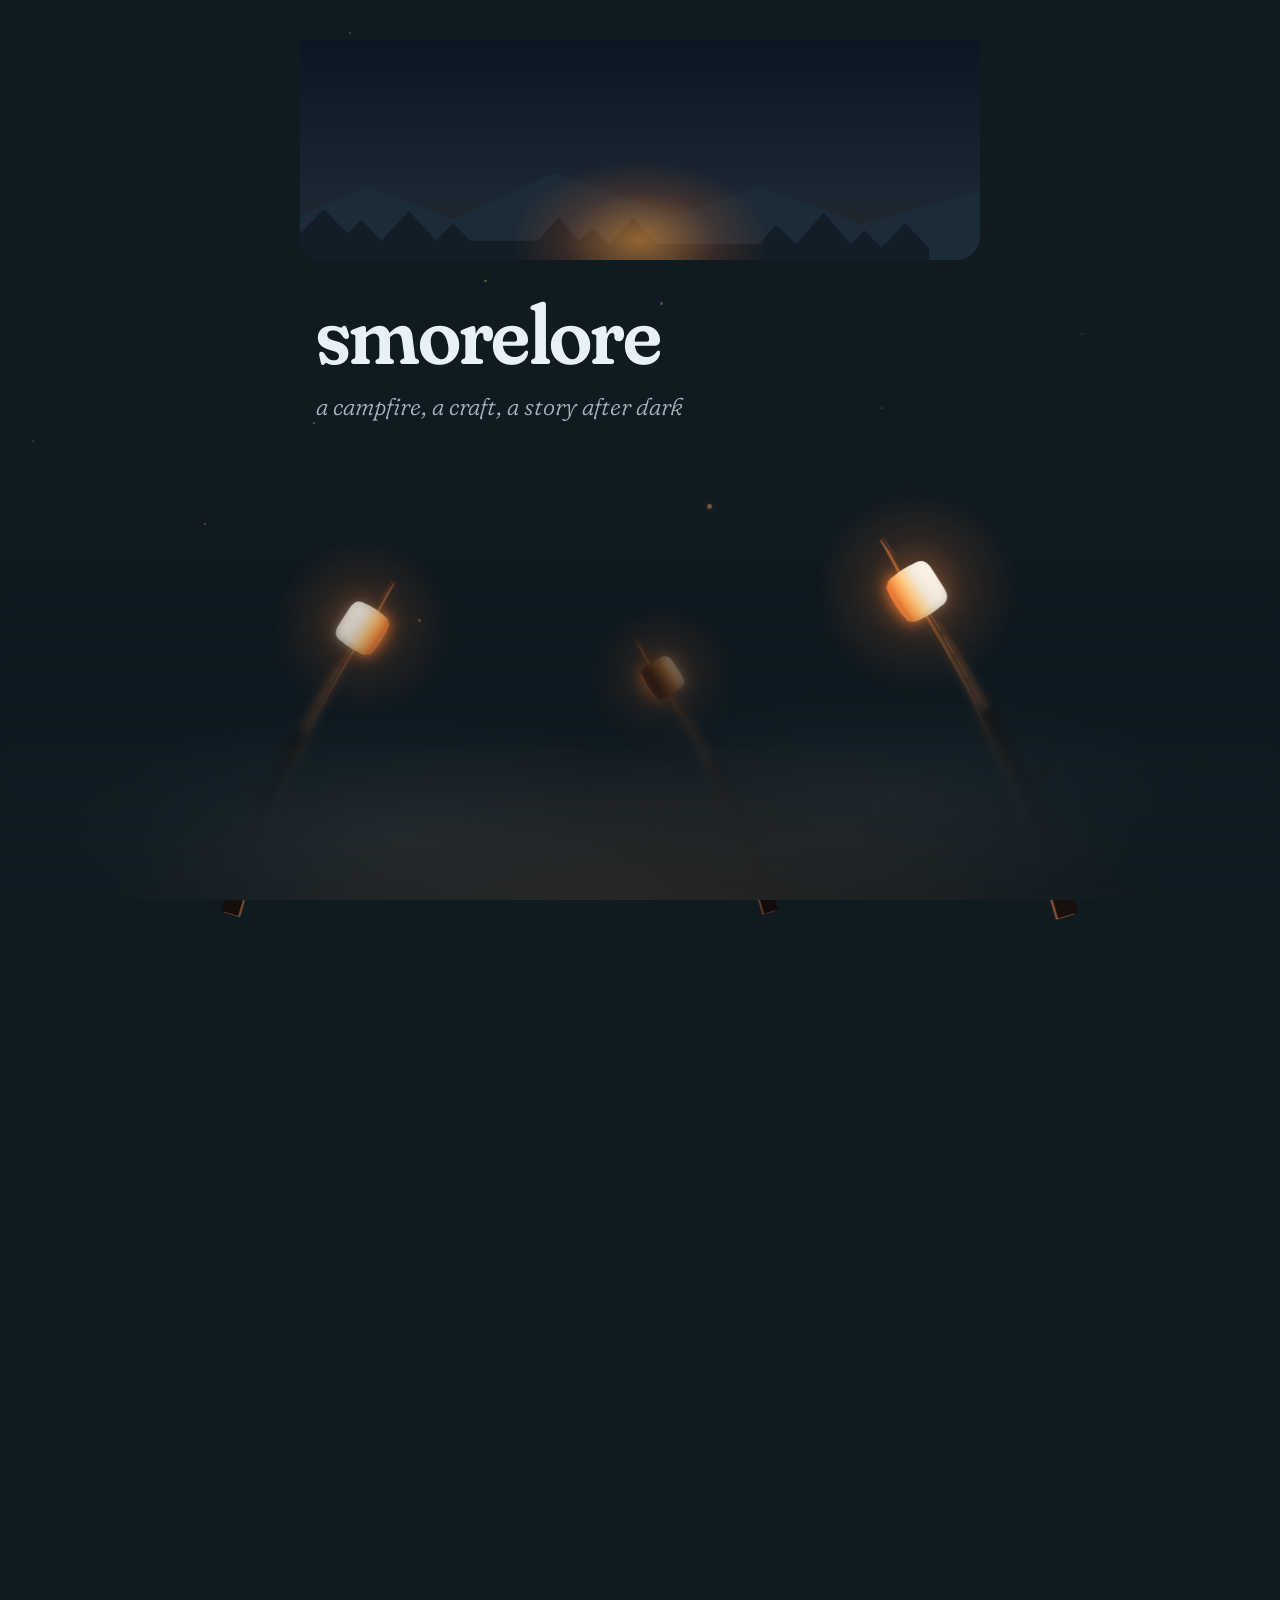
<file: index.html>
<!doctype html>
<html lang="en">
  <head>
    <meta charset="utf-8" />
    <meta name="viewport" content="width=device-width, initial-scale=1" />
    <title>smorelore</title>
    <meta
      name="description"
      content="What Smorelore is: a state of mind. Campfires, simple things, and carrying that back to how software gets made."
    />
    <meta name="color-scheme" content="dark" />
    <link rel="stylesheet" href="/style.css" />
    <style>
      /* This page is always dark, whatever the system setting. */
      :root {
        color-scheme: dark;
        --ground: #0f1a21;
        --card: #17242d;
        --ink: #e8f1f7;
        --muted: #a3b4bf;
        --rule: #2a3b47;
        --accent: #7db7f0;
      }

      /* Fraunces, served from this site rather than a font CDN. Variable in
         weight, optical size and softness; SOFT rounds the terminals off. */
      @font-face {
        font-family: "Fraunces";
        src: url("/fonts/fraunces-latin-full-normal.woff2") format("woff2");
        font-weight: 100 900;
        font-style: normal;
        font-display: swap;
      }
      @font-face {
        font-family: "Fraunces";
        src: url("/fonts/fraunces-latin-full-italic.woff2") format("woff2");
        font-weight: 100 900;
        font-style: italic;
        font-display: swap;
      }
      body {
        font-family: "Fraunces", Georgia, serif;
        font-variation-settings: "SOFT" 100;
        font-optical-sizing: auto;
      }
      h1 {
        font-size: clamp(52px, 13vw, 84px);
        font-weight: 600;
        letter-spacing: -0.02em;
        line-height: 1;
        margin-bottom: 12px;
        font-variation-settings:
          "SOFT" 100,
          "WONK" 1;
      }
      .lede {
        font-size: clamp(18px, 4.4vw, 24px);
        font-style: italic;
        font-weight: 300;
      }
      /* Stanzas set like display type: heavy, tight, and warm. The display
         optical size gives Fraunces its sharp contrast and flared serifs. */
      .verse {
        font-size: clamp(22px, 5.5vw, 46px);
        line-height: 1.12;
        font-weight: 680;
        letter-spacing: -0.015em;
        color: #f6ebdc;
        margin-bottom: 0.9em;
        font-variation-settings:
          "SOFT" 100,
          "opsz" 144;
        text-wrap: balance;
      }

      .fire {
        position: relative;
        height: 220px;
        margin: 0 -16px 32px;
        overflow: hidden;
        background: linear-gradient(#0b1622, #1a2633 70%, #2b2420);
        border-radius: 0 0 24px 24px;
      }
      .fire .glow {
        position: absolute;
        left: 50%;
        bottom: -60px;
        width: 260px;
        height: 160px;
        transform: translateX(-50%);
        background: radial-gradient(
          closest-side,
          rgba(255, 160, 60, 0.55),
          rgba(255, 110, 40, 0.15) 60%,
          transparent
        );
        animation: flicker 3.2s ease-in-out infinite;
      }
      .fire .ember {
        position: absolute;
        bottom: 10px;
        width: 3px;
        height: 3px;
        border-radius: 50%;
        background: #ffb35c;
        box-shadow: 0 0 6px #ff8a3d;
        opacity: 0;
        animation: rise 6s linear infinite;
      }
      @keyframes rise {
        0% {
          transform: translate(0, 0);
          opacity: 0;
        }
        10% {
          opacity: 1;
        }
        100% {
          transform: translate(var(--drift, 12px), -170px);
          opacity: 0;
        }
      }
      @keyframes flicker {
        0%,
        100% {
          opacity: 0.85;
        }
        40% {
          opacity: 1;
        }
        70% {
          opacity: 0.75;
        }
      }
      .fire .layer {
        position: absolute;
        inset: 0;
        will-change: transform;
      }
      .fire svg {
        position: absolute;
        left: 0;
        bottom: 0;
        width: 100%;
      }
      @media (prefers-reduced-motion: reduce) {
        .fire .glow,
        .fire .ember {
          animation: none;
        }
      }

      .kicker {
        font-size: 13px;
        letter-spacing: 0.12em;
        text-transform: uppercase;
        color: var(--muted);
        margin-bottom: 6px;
      }
      .pull {
        font-size: 21px;
        line-height: 1.45;
        margin: 28px 0;
        padding-left: 16px;
        border-left: 3px solid var(--accent);
      }
      .drift {
        position: fixed;
        inset: 0;
        pointer-events: none;
        overflow: hidden;
        z-index: 0;
      }
      .drift .sky {
        position: absolute;
        left: 0;
        right: 0;
        top: 0;
        will-change: transform;
      }
      .drift i {
        position: absolute;
        border-radius: 50%;
        background: #ffb35c;
      }
      .drift .near i {
        box-shadow: 0 0 8px #ff8a3d;
      }
      .sparks {
        position: fixed;
        inset: 0;
        pointer-events: none;
        overflow: hidden;
        z-index: 2;
      }
      .sparks i {
        position: absolute;
        bottom: -10px;
        width: 3px;
        height: 3px;
        border-radius: 50%;
        background: #ffb35c;
        box-shadow: 0 0 8px #ff8a3d;
        opacity: 0;
        animation: float-up var(--dur, 18s) linear infinite;
      }
      @keyframes float-up {
        0% {
          transform: translate(0, 0);
          opacity: 0;
        }
        8% {
          opacity: 0.8;
        }
        50% {
          transform: translate(var(--drift, 30px), -55vh);
        }
        75% {
          opacity: 0;
        }
        100% {
          transform: translate(calc(var(--drift, 30px) * -0.5), -110vh);
          opacity: 0;
        }
      }
      @media (prefers-reduced-motion: reduce) {
        .sparks {
          display: none;
        }
      }
      main {
        position: relative;
        z-index: 1;
        padding-top: 0;
        padding-bottom: 30vh;
      }
      .sparks {
        z-index: 3;
      }

      /* The intro holds still for a screen of scrolling while the scene plays,
       then scrolls away with the rest of the page. */
      .intro {
        height: 190vh;
        height: 190svh;
      }
      .intro-pin {
        position: sticky;
        top: 0;
        height: 100vh;
        height: 100svh;
        padding-top: 40px;
      }
      /* Pull the first section up so it is already rising out of the smoke as the intro lets go. */
      .intro + .mark {
        margin-top: -35vh;
      }
      [data-scroll] {
        will-change: transform, opacity;
      }

      /* Smoke along the bottom of the screen: text rises out of it. */
      .smoke {
        position: fixed;
        left: 0;
        right: 0;
        bottom: 0;
        height: 38vh;
        height: 38svh;
        pointer-events: none;
        z-index: 2;
        background:
          radial-gradient(
            60% 70% at 50% 100%,
            rgba(255, 140, 60, 0.1),
            transparent 70%
          ),
          linear-gradient(
            to top,
            var(--ground) 0%,
            rgba(15, 26, 33, 0.85) 28%,
            rgba(15, 26, 33, 0) 100%
          );
        -webkit-backdrop-filter: blur(5px);
        backdrop-filter: blur(5px);
        -webkit-mask-image: linear-gradient(to top, #000 45%, transparent);
        mask-image: linear-gradient(to top, #000 45%, transparent);
      }
      .smoke::before {
        content: "";
        position: absolute;
        inset: 0;
        background:
          radial-gradient(
            40% 50% at 30% 80%,
            rgba(170, 180, 190, 0.07),
            transparent 70%
          ),
          radial-gradient(
            35% 45% at 70% 70%,
            rgba(170, 180, 190, 0.06),
            transparent 70%
          );
        animation: smoke-drift 14s ease-in-out infinite alternate;
      }
      @keyframes smoke-drift {
        from {
          transform: translateX(-4%);
        }
        to {
          transform: translateX(4%);
        }
      }
      @media (max-width: 700px) {
        .smoke {
          height: 30vh;
          height: 30svh;
        }
      }
      @media (prefers-reduced-motion: reduce) {
        .smoke::before {
          animation: none;
        }
      }

      /* Whittled sticks with toasting marshmallows, lit by the fire. Without the
         script there is just one, standing in the bottom-right corner. */
      .roast {
        position: fixed;
        right: 0;
        bottom: 0;
        width: clamp(120px, 20vw, 230px);
        pointer-events: none;
        z-index: 0;
      }
      .roast svg {
        display: block;
        width: 100%;
        height: auto;
        overflow: visible;
      }
      /* With the script, each stick is placed from the left edge and sized to fit
         the space between the title and the smoke. */
      .roast.placed {
        right: auto;
        left: 0;
      }
      /* The left-hand stick leans in from the other side. */
      .roast.mirror svg {
        transform: scaleX(-1);
      }
      .roast {
        transform-origin: 50% 100%;
        will-change: transform, filter;
      }
      .roast .halo {
        animation: flicker 3.2s ease-in-out infinite;
      }
      @media (prefers-reduced-motion: reduce) {
        .roast .halo {
          animation: none;
        }
      }

      /* Room to breathe: long gaps between sections so the scroll unfolds slowly. */
      main .mark {
        margin-top: clamp(72px, 16vh, 160px);
      }

      /* A section opens with an ember floating above its first line, and that
         line is lit: the warm colour is what says a new part has begun. */
      .mark {
        height: 28px;
        margin-bottom: 6px;
        position: relative;
      }
      .mark i {
        position: absolute;
        left: 4px;
        bottom: 4px;
        width: 6px;
        height: 6px;
        border-radius: 50%;
        background: #ffb35c;
        box-shadow:
          0 0 6px 1px #ff8a3d,
          0 0 16px 4px rgba(255, 120, 40, 0.35);
        animation:
          hover 5.5s ease-in-out infinite,
          glow 2.8s ease-in-out infinite;
        animation-delay: var(--delay, 0s), var(--delay, 0s);
      }
      @keyframes hover {
        0%,
        100% {
          transform: translate(0, 0);
        }
        30% {
          transform: translate(3px, -9px);
        }
        65% {
          transform: translate(-2px, -15px);
        }
      }
      @keyframes glow {
        0%,
        100% {
          opacity: 0.75;
        }
        45% {
          opacity: 1;
        }
        70% {
          opacity: 0.6;
        }
      }
      @media (prefers-reduced-motion: reduce) {
        .mark i {
          animation: none;
        }
      }
      /* The first line of a section burns: an ember gradient that slowly
         shifts like flame, with a soft glow behind it. */
      .lead {
        font-style: italic;
        font-weight: 820;
        font-variation-settings:
          "SOFT" 100,
          "WONK" 1,
          "opsz" 144;
        padding-right: 0.08em;
        color: #ffb35c;
        background: linear-gradient(
          100deg,
          #ffe6b0 0%,
          #ffb35c 30%,
          #ff7a3d 55%,
          #ffc070 80%,
          #ffe6b0 100%
        );
        background-size: 220% 100%;
        -webkit-background-clip: text;
        background-clip: text;
        -webkit-text-fill-color: transparent;
        filter: drop-shadow(0 0 18px rgba(255, 120, 40, 0.35));
        animation: burn 9s ease-in-out infinite alternate;
      }
      @keyframes burn {
        from {
          background-position: 0% 50%;
        }
        to {
          background-position: 100% 50%;
        }
      }
      @media (prefers-reduced-motion: reduce) {
        .lead {
          animation: none;
        }
      }
      main .pull {
        margin: clamp(56px, 12vh, 120px) 0;
      }
      main footer {
        margin-top: clamp(96px, 20vh, 200px);
      }
    </style>
  </head>
  <body>
    <div class="drift" aria-hidden="true">
      <div class="sky far" data-depth="0.12"></div>
      <div class="sky near" data-depth="0.3"></div>
    </div>
    <div class="sparks" aria-hidden="true">
      <i style="left: 12%; --dur: 19s; --drift: 40px; animation-delay: 0s"></i>
      <i style="left: 83%; --dur: 23s; --drift: -30px; animation-delay: 5s"></i>
      <i style="left: 38%; --dur: 21s; --drift: 25px; animation-delay: 11s"></i>
      <i
        style="left: 67%; --dur: 17s; --drift: -45px; animation-delay: 15s"
      ></i>
      <i
        style="left: 25%; --dur: 25s; --drift: -20px; animation-delay: 20s"
      ></i>
    </div>
    <div class="roast" aria-hidden="true">
      <svg viewBox="0 0 200 320">
        <defs>
          <radialGradient id="halo">
            <stop offset="0" stop-color="#ff9a45" stop-opacity=".45" />
            <stop offset=".5" stop-color="#ff7a30" stop-opacity=".12" />
            <stop offset="1" stop-color="#ff7a30" stop-opacity="0" />
          </radialGradient>
          <!-- toasted with the same ember colours as the lead lines -->
          <linearGradient id="toast" x1="0" y1="0" x2="0" y2="1">
            <stop offset="0" stop-color="#fff7ec" />
            <stop offset=".38" stop-color="#f6ebdc" />
            <stop offset=".62" stop-color="#ffd08a" />
            <stop offset=".82" stop-color="#ffa04d" />
            <stop offset="1" stop-color="#e0682a" />
          </linearGradient>
          <!-- for the one somebody always torches -->
          <linearGradient id="char" x1="0" y1="0" x2="0" y2="1">
            <stop offset="0" stop-color="#e8c9a0" />
            <stop offset=".35" stop-color="#a0612f" />
            <stop offset=".7" stop-color="#4a2512" />
            <stop offset="1" stop-color="#1a0f09" />
          </linearGradient>
          <filter id="soften" x="-50%" y="-50%" width="200%" height="200%">
            <feGaussianBlur stdDeviation="4" />
          </filter>
        </defs>

        <g class="halo-wrap">
          <circle class="halo" cx="97" cy="113" r="70" fill="url(#halo)" />
        </g>

        <!-- The stick is drawn as filled outlines so it can swell and taper like
             the strokes of the type: thick bark at the hand, a thin honed point. -->
        <!-- rim light: the same stick, nudged toward the fire -->
        <g fill="#ff8a3d" opacity=".55" transform="translate(-1.6 1.4)">
          <path
            d="M204.2 328.1 L202.6 323.2 L201.1 318.3 L199.5 313.6 L198.0 309.0 L196.5 304.4 L195.0 300.0 L193.5 295.7 L192.0 291.5 L190.6 287.4 L189.1 283.3 L187.7 279.4 L186.3 275.6 L184.9 271.9 L183.5 268.3 L182.1 264.8 L180.8 261.4 L179.4 258.1 L178.1 254.9 L176.8 251.8 L175.5 248.8 L174.2 246.0 L173.0 243.2 L171.7 240.5 L170.5 237.9 L169.3 235.4 L168.1 233.0 L166.9 230.6 L165.7 228.2 L164.6 225.8 L163.4 223.5 L162.3 221.2 L161.2 218.9 L160.0 216.7 L158.9 214.4 L157.8 212.2 L156.7 210.1 L155.7 207.9 L154.6 205.8 L153.6 203.7 L152.5 201.7 L151.5 199.7 L150.5 197.6 L149.5 195.7 L148.5 193.7 L147.5 191.8 L146.5 189.9 L145.5 188.0 L144.6 186.2 L137.4 189.8 L138.3 191.6 L139.2 193.5 L140.1 195.4 L141.0 197.4 L142.0 199.4 L142.9 201.4 L143.9 203.4 L144.8 205.4 L145.8 207.5 L146.8 209.6 L147.8 211.8 L148.8 213.9 L149.8 216.1 L150.8 218.3 L151.8 220.6 L152.8 222.9 L153.9 225.2 L155.0 227.5 L156.0 229.9 L157.1 232.3 L158.2 234.7 L159.3 237.1 L160.4 239.6 L161.5 242.1 L162.6 244.6 L163.8 247.2 L164.9 250.0 L166.0 252.8 L167.2 255.8 L168.4 258.8 L169.6 262.0 L170.8 265.2 L172.0 268.6 L173.2 272.1 L174.5 275.7 L175.7 279.4 L177.0 283.2 L178.3 287.1 L179.6 291.1 L180.9 295.2 L182.2 299.4 L183.5 303.7 L184.9 308.2 L186.2 312.7 L187.6 317.3 L189.0 322.1 L190.4 326.9 L191.8 331.9Z"
          />
          <path
            d="M169.0 249.8 L169.7 249.0 L170.4 248.1 L171.1 247.3 L171.8 246.4 L172.4 245.6 L173.1 244.8 L173.8 244.0 L174.5 243.2 L175.2 242.4 L176.0 241.6 L176.7 240.8 L177.4 240.0 L178.1 239.3 L178.9 238.5 L179.6 237.8 L180.3 237.1 L181.1 236.4 L181.8 235.7 L182.6 235.0 L183.3 234.3 L184.1 233.6 L184.9 232.9 L185.7 232.3 L186.4 231.6 L185.6 230.4 L184.7 230.9 L183.8 231.5 L182.9 232.0 L182.0 232.6 L181.2 233.1 L180.3 233.7 L179.4 234.3 L178.6 234.9 L177.7 235.5 L176.8 236.2 L176.0 236.8 L175.1 237.5 L174.2 238.1 L173.4 238.8 L172.5 239.5 L171.7 240.2 L170.8 240.9 L170.0 241.6 L169.1 242.3 L168.3 243.1 L167.5 243.8 L166.6 244.6 L165.8 245.4 L165.0 246.2Z"
          />
          <path
            d="M145.9 190.5 L144.1 187.2 L142.4 183.9 L140.6 180.7 L138.8 177.5 L137.1 174.4 L135.4 171.3 L133.6 168.2 L131.9 165.2 L130.2 162.3 L128.5 159.3 L126.8 156.5 L125.2 153.6 L123.5 150.8 L121.9 148.0 L120.2 145.3 L118.6 142.7 L117.0 140.0 L115.4 137.4 L113.8 134.9 L112.2 132.4 L110.6 129.9 L109.1 127.5 L107.5 125.1 L106.0 122.7 L103.9 119.6 L101.9 116.5 L99.9 113.4 L97.8 110.3 L95.8 107.2 L93.8 104.1 L91.7 101.0 L89.7 97.9 L87.1 94.4 L84.5 90.9 L82.0 87.4 L79.4 83.9 L76.8 80.4 L74.3 76.8 L73.7 77.2 L75.8 81.0 L77.9 84.8 L80.0 88.6 L82.1 92.4 L84.2 96.3 L86.3 100.1 L88.3 103.2 L90.2 106.4 L92.2 109.5 L94.2 112.7 L96.1 115.8 L98.1 119.0 L100.1 122.1 L102.0 125.3 L103.5 127.6 L105.0 130.0 L106.5 132.5 L108.0 135.0 L109.5 137.5 L111.0 140.1 L112.5 142.7 L114.1 145.3 L115.6 148.0 L117.2 150.8 L118.7 153.6 L120.3 156.4 L121.9 159.3 L123.5 162.2 L125.1 165.1 L126.8 168.1 L128.4 171.1 L130.0 174.2 L131.7 177.3 L133.3 180.5 L135.0 183.7 L136.7 186.9 L138.4 190.2 L140.1 193.5Z"
          />
        </g>

        <!-- bark -->
        <g
          fill="#17100c"
          stroke="#17100c"
          stroke-width=".8"
          stroke-linejoin="round"
        >
          <path
            d="M204.2 328.1 L202.6 323.2 L201.1 318.3 L199.5 313.6 L198.0 309.0 L196.5 304.4 L195.0 300.0 L193.5 295.7 L192.0 291.5 L190.6 287.4 L189.1 283.3 L187.7 279.4 L186.3 275.6 L184.9 271.9 L183.5 268.3 L182.1 264.8 L180.8 261.4 L179.4 258.1 L178.1 254.9 L176.8 251.8 L175.5 248.8 L174.2 246.0 L173.0 243.2 L171.7 240.5 L170.5 237.9 L169.3 235.4 L168.1 233.0 L166.9 230.6 L165.7 228.2 L164.6 225.8 L163.4 223.5 L162.3 221.2 L161.2 218.9 L160.0 216.7 L158.9 214.4 L157.8 212.2 L156.7 210.1 L155.7 207.9 L154.6 205.8 L153.6 203.7 L152.5 201.7 L151.5 199.7 L150.5 197.6 L149.5 195.7 L148.5 193.7 L147.5 191.8 L146.5 189.9 L145.5 188.0 L144.6 186.2 L137.4 189.8 L138.3 191.6 L139.2 193.5 L140.1 195.4 L141.0 197.4 L142.0 199.4 L142.9 201.4 L143.9 203.4 L144.8 205.4 L145.8 207.5 L146.8 209.6 L147.8 211.8 L148.8 213.9 L149.8 216.1 L150.8 218.3 L151.8 220.6 L152.8 222.9 L153.9 225.2 L155.0 227.5 L156.0 229.9 L157.1 232.3 L158.2 234.7 L159.3 237.1 L160.4 239.6 L161.5 242.1 L162.6 244.6 L163.8 247.2 L164.9 250.0 L166.0 252.8 L167.2 255.8 L168.4 258.8 L169.6 262.0 L170.8 265.2 L172.0 268.6 L173.2 272.1 L174.5 275.7 L175.7 279.4 L177.0 283.2 L178.3 287.1 L179.6 291.1 L180.9 295.2 L182.2 299.4 L183.5 303.7 L184.9 308.2 L186.2 312.7 L187.6 317.3 L189.0 322.1 L190.4 326.9 L191.8 331.9Z"
          />
          <path
            d="M169.0 249.8 L169.7 249.0 L170.4 248.1 L171.1 247.3 L171.8 246.4 L172.4 245.6 L173.1 244.8 L173.8 244.0 L174.5 243.2 L175.2 242.4 L176.0 241.6 L176.7 240.8 L177.4 240.0 L178.1 239.3 L178.9 238.5 L179.6 237.8 L180.3 237.1 L181.1 236.4 L181.8 235.7 L182.6 235.0 L183.3 234.3 L184.1 233.6 L184.9 232.9 L185.7 232.3 L186.4 231.6 L185.6 230.4 L184.7 230.9 L183.8 231.5 L182.9 232.0 L182.0 232.6 L181.2 233.1 L180.3 233.7 L179.4 234.3 L178.6 234.9 L177.7 235.5 L176.8 236.2 L176.0 236.8 L175.1 237.5 L174.2 238.1 L173.4 238.8 L172.5 239.5 L171.7 240.2 L170.8 240.9 L170.0 241.6 L169.1 242.3 L168.3 243.1 L167.5 243.8 L166.6 244.6 L165.8 245.4 L165.0 246.2Z"
          />
        </g>
        <!-- carved section, paler and thinner where the bark was shaved off -->
        <path
          d="M145.9 190.5 L144.1 187.2 L142.4 183.9 L140.6 180.7 L138.8 177.5 L137.1 174.4 L135.4 171.3 L133.6 168.2 L131.9 165.2 L130.2 162.3 L128.5 159.3 L126.8 156.5 L125.2 153.6 L123.5 150.8 L121.9 148.0 L120.2 145.3 L118.6 142.7 L117.0 140.0 L115.4 137.4 L113.8 134.9 L112.2 132.4 L110.6 129.9 L109.1 127.5 L107.5 125.1 L106.0 122.7 L103.9 119.6 L101.9 116.5 L99.9 113.4 L97.8 110.3 L95.8 107.2 L93.8 104.1 L91.7 101.0 L89.7 97.9 L87.1 94.4 L84.5 90.9 L82.0 87.4 L79.4 83.9 L76.8 80.4 L74.3 76.8 L73.7 77.2 L75.8 81.0 L77.9 84.8 L80.0 88.6 L82.1 92.4 L84.2 96.3 L86.3 100.1 L88.3 103.2 L90.2 106.4 L92.2 109.5 L94.2 112.7 L96.1 115.8 L98.1 119.0 L100.1 122.1 L102.0 125.3 L103.5 127.6 L105.0 130.0 L106.5 132.5 L108.0 135.0 L109.5 137.5 L111.0 140.1 L112.5 142.7 L114.1 145.3 L115.6 148.0 L117.2 150.8 L118.7 153.6 L120.3 156.4 L121.9 159.3 L123.5 162.2 L125.1 165.1 L126.8 168.1 L128.4 171.1 L130.0 174.2 L131.7 177.3 L133.3 180.5 L135.0 183.7 L136.7 186.9 L138.4 190.2 L140.1 193.5Z"
          fill="#4a3324"
          stroke="#4a3324"
          stroke-width=".6"
          stroke-linejoin="round"
        />
        <path
          d="M139 186 Q121 152 103 124 L89 102"
          fill="none"
          stroke="#a0754f"
          stroke-width="1"
          stroke-dasharray="13 5"
          stroke-linecap="round"
          opacity=".6"
        />

        <!-- marshmallow, skewered: soft and puffed, cream on top and toasting
             gold to ember on the side facing the fire -->
        <g transform="translate(97 113) rotate(57.4)">
          <ellipse
            cx="0"
            cy="10"
            rx="19"
            ry="10"
            fill="#ff7a30"
            opacity=".55"
            filter="url(#soften)"
          />
          <path
            d="M-17 -8 C-17 -14.5 -13.5 -16.5 -7 -16.5 L7 -16.5 C13.5 -16.5 17 -14.5 17 -8 Q18.4 0 17 8 C17 14.5 13.5 16.5 7 16.5 L-7 16.5 C-13.5 16.5 -17 14.5 -17 8 Q-18.4 0 -17 -8 Z"
            fill="url(#toast)"
          />
          <path
            d="M-13 15 Q0 17.6 13 15"
            fill="none"
            stroke="#ff8a3d"
            stroke-width="2.2"
            stroke-linecap="round"
            opacity=".85"
          />
        </g>
      </svg>
    </div>
    <div class="smoke" aria-hidden="true"></div>
    <main>
      <section class="intro">
        <div class="intro-pin">
          <div class="fire" aria-hidden="true">
            <div class="layer" data-depth="0.4">
              <svg
                viewBox="0 0 400 120"
                preserveAspectRatio="none"
                style="height: 110px"
              >
                <path
                  fill="#1c2b38"
                  d="M0 120V70l40-30 50 35 60-50 70 45 50-30 60 40 70-35v75z"
                />
              </svg>
            </div>
            <div class="layer" data-depth="0.2">
              <svg
                viewBox="0 0 400 80"
                preserveAspectRatio="none"
                style="height: 70px"
              >
                <path
                  fill="#121d27"
                  d="M0 80V50l14-28 14 28 8-16 12 24 16-34 16 34 10-20 10 20h40l12-26 12 26 8-14 10 18 14-30 14 30h60l10-22 12 22 16-36 16 36 8-16 10 20 14-28 14 28v32z"
                />
              </svg>
            </div>
            <div class="layer" data-depth="0">
              <div class="glow"></div>
              <div
                class="ember"
                style="left: 47%; animation-delay: 0s; --drift: -14px"
              ></div>
              <div
                class="ember"
                style="left: 50%; animation-delay: 1.1s; --drift: 18px"
              ></div>
              <div
                class="ember"
                style="left: 53%; animation-delay: 2.3s; --drift: -6px"
              ></div>
              <div
                class="ember"
                style="left: 49%; animation-delay: 3.4s; --drift: 24px"
              ></div>
              <div
                class="ember"
                style="left: 52%; animation-delay: 4.6s; --drift: -20px"
              ></div>
            </div>
          </div>

          <!-- <p class="kicker">The idea · a first draft</p> -->
          <h1>smorelore</h1>
          <p class="lede">a campfire, a craft, a story after dark</p>
        </div>
      </section>

      <div class="mark" aria-hidden="true"><i></i></div>
      <p class="verse">
        <span class="lead">a campfire,</span><br />
        embers crackle<br />
        lifting off the flames<br />
        they melt into the night sky
      </p>
      <p class="verse">the joy of simple things</p>

      <div class="mark" aria-hidden="true"><i style="--delay: -3.1s"></i></div>
      <p class="verse">
        <span class="lead">wisdom lives in stories,</span><br />
        which drift off like smoke<br />
        lore is where they settle
      </p>

      <div class="mark" aria-hidden="true"><i style="--delay: -1.8s"></i></div>
      <p class="verse">
        <span class="lead">back to the craft,</span><br />
        the mind refreshed and focused<br />
        filled with fire
      </p>
      <p class="verse">
        build with care<br />
        keep it simple<br />
        leave this place better<br />
        than you found it
      </p>

      <div class="mark" aria-hidden="true"><i style="--delay: -4.4s"></i></div>
      <p class="verse"><span class="lead">pull up a log</span></p>

      <footer>smorelore · first sketched october 2026</footer>
    </main>
    <script>
      // Scroll choreography. Skipped entirely for reduced motion.
      if (!matchMedia("(prefers-reduced-motion: reduce)").matches) {
        // Header: farther layers drift down slower than the page scrolls.
        const layers = document.querySelectorAll(".fire .layer");

        // Background: faint embers scattered down the page, two depths.
        const skies = document.querySelectorAll(".drift .sky");
        const layerHeight = (el) =>
          innerHeight +
          (document.documentElement.scrollHeight - innerHeight) *
            el.dataset.depth;

        const fillSkies = () => {
          skies.forEach((sky) => {
            const near = sky.classList.contains("near");
            const h = layerHeight(sky);
            sky.style.height = h + "px";
            sky.innerHTML = "";
            const count = Math.round(h / (near ? 160 : 70));
            for (let i = 0; i < count; i++) {
              const dot = document.createElement("i");
              const size = near ? 3 + Math.random() * 2 : 1.5 + Math.random();
              dot.style.cssText =
                `left:${Math.random() * 100}%;top:${Math.random() * h}px;` +
                `width:${size}px;height:${size}px;opacity:${(near ? 0.25 : 0.15) + Math.random() * 0.25}`;
              sky.appendChild(dot);
            }
          });
        };

        // The intro is pinned for one screen of scrolling. Progress 0 → 1 runs the
        // header parallax and walks the sticks to the corners; then the text arrives.
        const intro = document.querySelector(".intro");
        const pin = intro.querySelector(".intro-pin");
        // Pull the first section up as far as it can go without sliding under the
        // title, so the text is already rising while the stick is still travelling.
        const firstSection = intro.nextElementSibling;
        const lede = pin.querySelector(".lede");
        // Measured against the pinned header's own height (a fixed 100svh), not the
        // window: on phones the window grows when the toolbar slides away, and
        // using it would pull the text up over the title.
        const fitHandoff = () => {
          const pinH = pin.offsetHeight;
          const ledeBottom = lede.offsetTop + lede.offsetHeight;
          const room = pinH - ledeBottom - 60;
          firstSection.style.marginTop =
            -Math.max(Math.min(pinH * 0.5, room), 0) + "px";
        };
        fitHandoff();
        const introProgress = (y) => {
          const span = intro.offsetHeight - pin.offsetHeight;
          return Math.min(Math.max((y - intro.offsetTop) / span, 0), 1);
        };

        // Text: each ember and stanza rises out of the smoke at the bottom of the
        // screen, fading in as it climbs, each at its own slightly different pace.
        const texts = [
          ...document.querySelectorAll(
            "main > .mark, main > .verse, main > .pull, main > footer",
          ),
        ];
        texts.forEach((el, i) => {
          el.dataset.scroll = "";
          el.dataset.speed = [0.04, 0.07, 0.055, 0.09][i % 4];
        });
        const placeText = () => {
          const H = innerHeight;
          texts.forEach((el) => {
            const r = el.getBoundingClientRect();
            const top = r.top - (+el.dataset.offset || 0); // where it would be without our nudge
            // 0 while still down in the smoke, 1 once it has climbed to 55% of the screen.
            const raw = Math.min(Math.max((H * 0.92 - top) / (H * 0.37), 0), 1);
            const f = raw * raw * (3 - 2 * raw);
            const offset =
              (1 - f) * 60 + (top + r.height / 2 - H / 2) * el.dataset.speed;
            el.dataset.offset = offset;
            el.style.transform = `translateY(${offset.toFixed(1)}px)`;
            el.style.opacity = f.toFixed(3);
          });
        };

        // The sticks: three friends around the fire. At the top they lean in, big
        // and lit. Scrolling down, the outer two slide off to the corners, shrinking
        // and going dark, and the one at the back sinks into the smoke. They finish
        // exactly as the intro lets go.
        const lerp = (a, b, t) => a + (b - a) * t;
        const right = document.querySelector(".roast");
        const makeStick = (cls) => {
          const el = right.cloneNode(true);
          el.querySelector("defs")?.remove(); // gradients are shared with the original
          el.classList.add(cls);
          right.before(el); // earlier in the page means further back
          return el;
        };
        const back = makeStick("back");
        const left = makeStick("mirror");
        back
          .querySelectorAll('[fill="url(#toast)"]')
          .forEach((r) => r.setAttribute("fill", "url(#char)"));
        back.querySelector(".halo").style.animationDelay = "-1.3s";
        left.querySelector(".halo").style.animationDelay = "-2.1s";

        // x: where its center starts, as a share of the screen width.
        // size: relative to the front stick. light: brightness at start and end.
        const sticks = [
          { el: back, x: 0.52, size: 0.72, light: [0.75, 0.25], end: "sink" },
          { el: left, x: 0.28, size: 0.88, light: [0.9, 0.3], end: "left" },
          { el: right, x: 0.72, size: 1, light: [1, 0.35], end: "right" },
        ];
        sticks.forEach((s) => {
          s.el.classList.add("placed");
          s.halo = s.el.querySelector(".halo-wrap");
        });

        // Size the sticks so the front marshmallow sits about a third of the way
        // down the open space under the title. Only redone when the width changes,
        // so a phone's toolbar sliding away doesn't make them jump.
        const MALLOW = 0.647; // the marshmallow sits 64.7% of the way up the drawing
        const sizeSticks = () => {
          const H = innerHeight;
          const span = intro.offsetHeight - pin.offsetHeight;
          const ledeBottom =
            lede.getBoundingClientRect().bottom +
            Math.max(scrollY - intro.offsetTop - span, 0);
          const target = ledeBottom + 0.35 * (H - ledeBottom);
          const frontH = (H - target) / MALLOW;
          const frontW = Math.min(Math.max(frontH / 1.6, 90), 340); // drawing is 200×320
          sticks.forEach((s) => {
            s.w = frontW * s.size;
            s.el.style.width = s.w + "px";
          });
        };

        const placeSticks = (p) => {
          const t = p * p * (3 - 2 * p); // smoothstep
          const W = innerWidth;
          const H = innerHeight;
          sticks.forEach((s) => {
            const w = s.w;
            const startX = s.x * W - w / 2;
            const endX =
              s.end === "right"
                ? W - w + w * 0.18
                : s.end === "left"
                  ? -w * 0.18
                  : startX + W * 0.08;
            const x = lerp(startX, endX, t);
            const y = s.end === "sink" ? lerp(0, H * 0.35, t) : 0;
            const scale = lerp(1, 0.8, t);
            s.el.style.transform = `translate(${x.toFixed(1)}px, ${y.toFixed(1)}px) scale(${scale.toFixed(3)})`;
            s.el.style.filter = `brightness(${lerp(s.light[0], s.light[1], t).toFixed(3)})`;
            s.halo.style.opacity = lerp(1, 0.1, t).toFixed(3);
            if (s.end === "sink") s.el.style.opacity = lerp(1, 0, t).toFixed(3);
          });
        };

        let ticking = false;
        const update = () => {
          const y = scrollY;
          const p = introProgress(y);
          // Header parts drift apart while the intro is pinned: ridge more, treeline less.
          layers.forEach(
            (l) =>
              (l.style.transform = `translateY(${(p * 90 * l.dataset.depth).toFixed(1)}px)`),
          );
          skies.forEach(
            (s) =>
              (s.style.transform = `translateY(${-y * s.dataset.depth}px)`),
          );
          placeSticks(p);
          placeText();
          ticking = false;
        };
        addEventListener(
          "scroll",
          () => {
            if (ticking) return;
            ticking = true;
            requestAnimationFrame(update);
          },
          { passive: true },
        );
        // Only re-scatter when the width changes, so mobile URL-bar resizes don't reshuffle.
        let lastWidth = innerWidth;
        addEventListener("resize", () => {
          if (innerWidth !== lastWidth) {
            lastWidth = innerWidth;
            fillSkies();
            sizeSticks();
          }
          fitHandoff();
          update();
        });
        fillSkies();
        sizeSticks();
        update();
        // The title's typeface arrives after this runs and changes its size,
        // so measure again once it has loaded.
        document.fonts?.ready.then(() => {
          fitHandoff();
          sizeSticks();
          update();
        });
      }
    </script>
  </body>
</html>
</file>
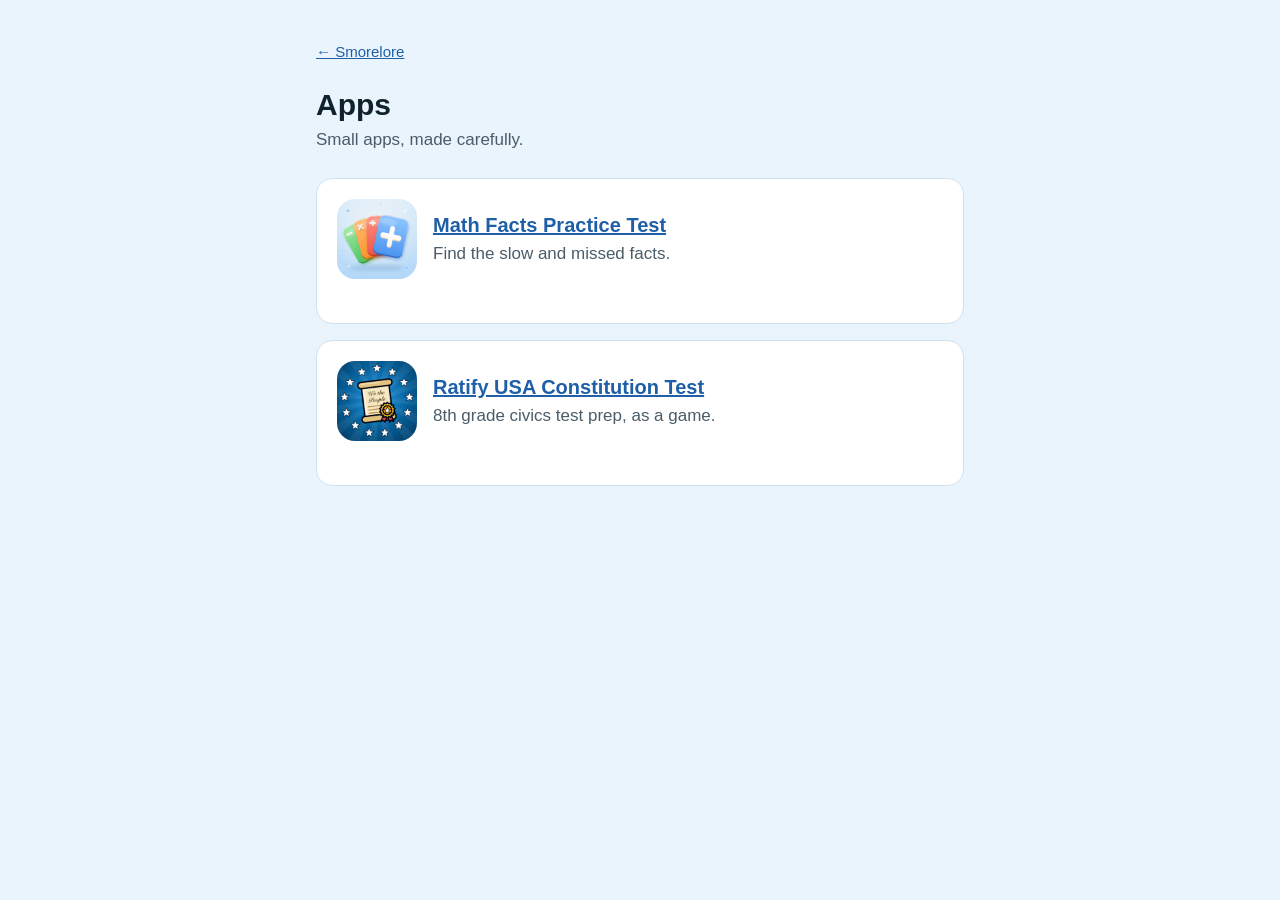
<file: apps/index.html>
<!doctype html>
<html lang="en">
<head>
  <meta charset="utf-8">
  <meta name="viewport" content="width=device-width, initial-scale=1">
  <title>Apps · Smorelore</title>
  <link rel="stylesheet" href="/style.css">
</head>
<body>
<main>
  <nav><a href="/">← Smorelore</a></nav>
  <h1>Apps</h1>
  <p class="lede">Small apps, made carefully.</p>

  <div class="card">
    <div class="app">
      <img src="/math-facts/icon.png" alt="">
      <div>
        <h2 style="margin:0"><a href="/math-facts/">Math Facts Practice Test</a></h2>
        <p>Find the slow and missed facts.</p>
      </div>
    </div>
  </div>

  <div class="card">
    <div class="app">
      <img src="/ratify-usa/icon.png" alt="">
      <div>
        <h2 style="margin:0"><a href="/ratify-usa/">Ratify USA Constitution Test</a></h2>
        <p>8th grade civics test prep, as a game.</p>
      </div>
    </div>
  </div>
</main>
</body>
</html>
</file>
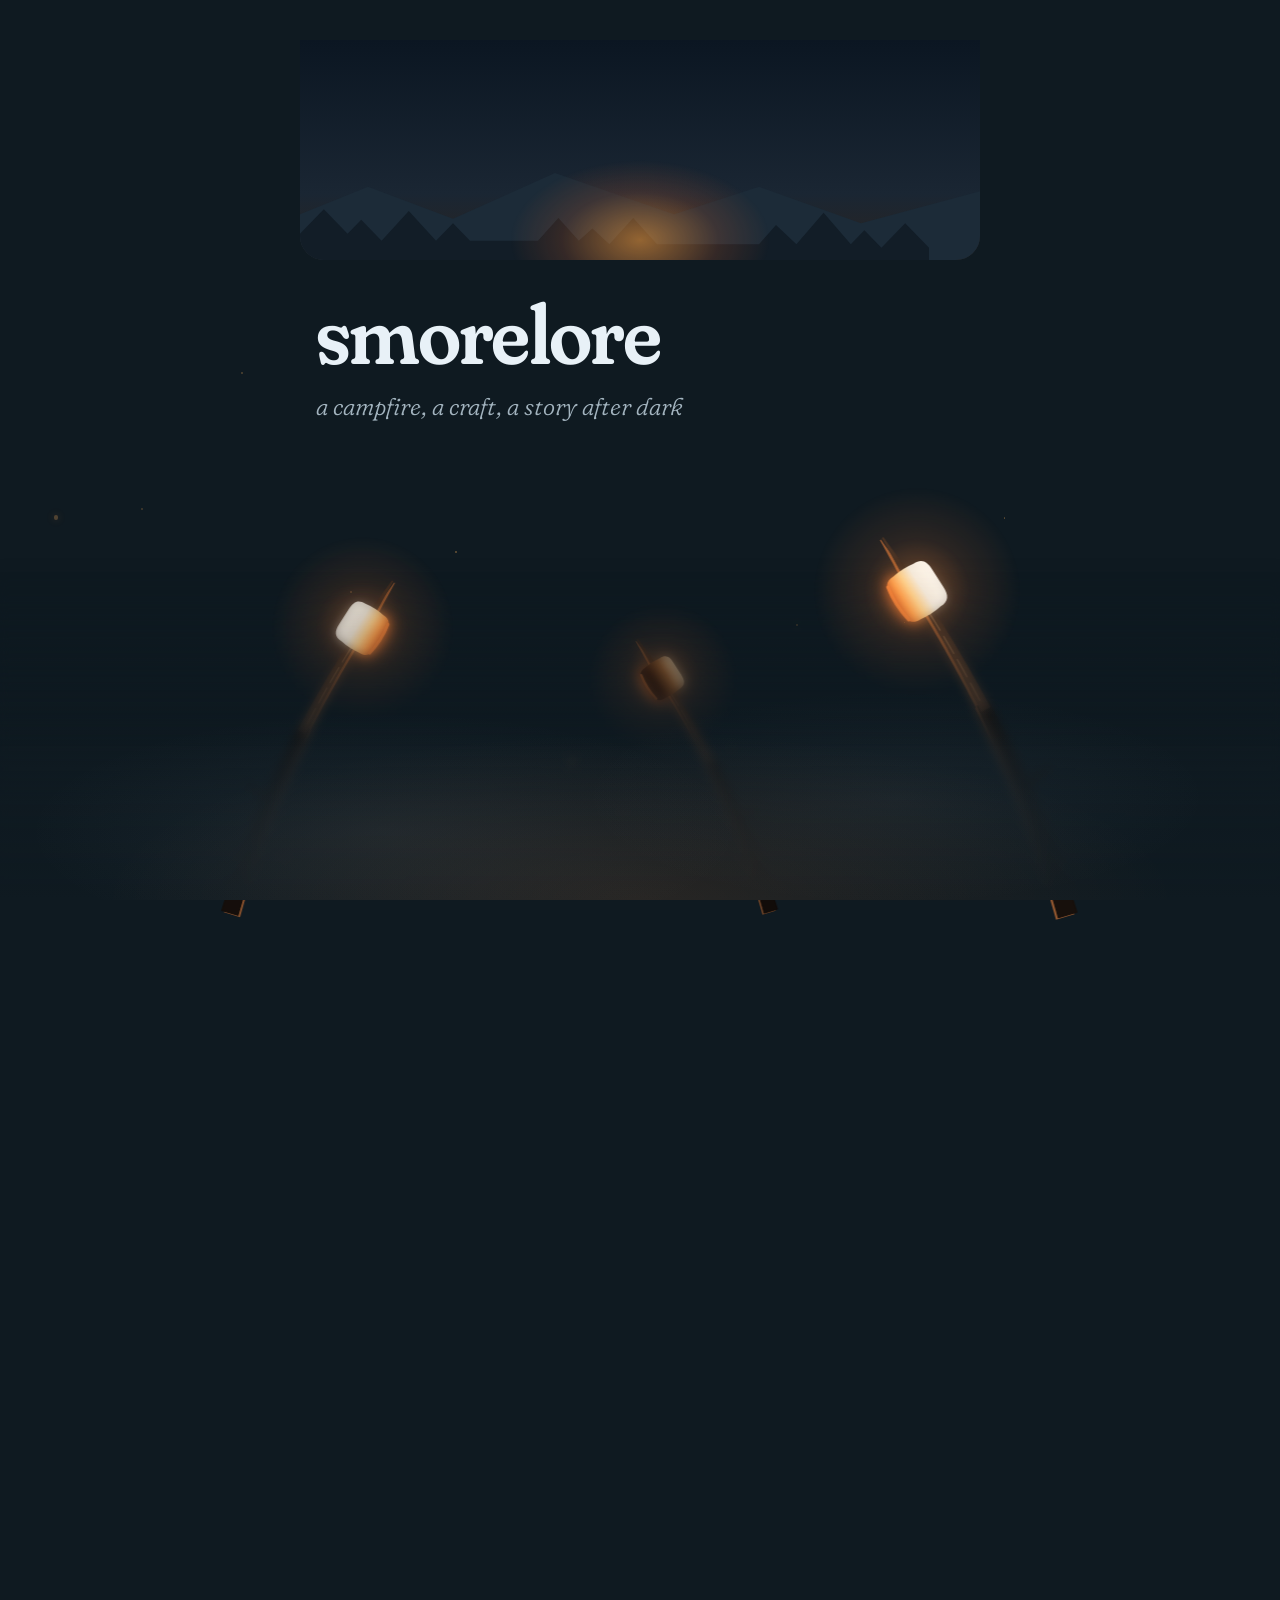
<file: idea/index.html>
<!doctype html>
<html lang="en">
<head>
  <meta charset="utf-8">
  <title>Smorelore</title>
  <link rel="canonical" href="/">
  <meta http-equiv="refresh" content="0; url=/">
</head>
<body>
  <p>The idea now lives on the <a href="/">home page</a>.</p>
</body>
</html>
</file>
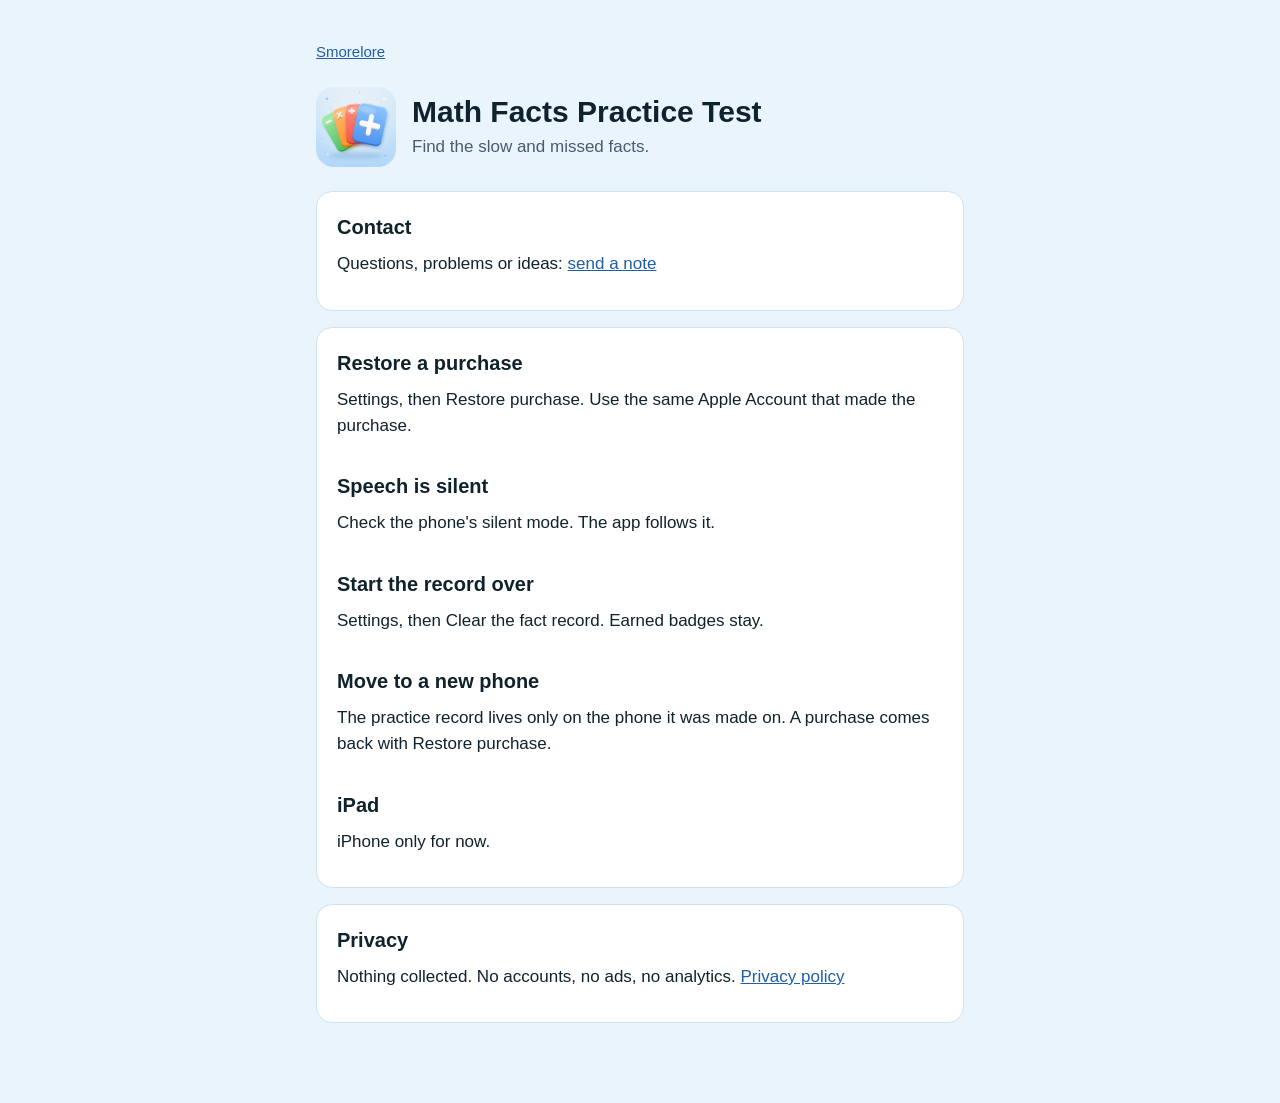
<file: math-facts/index.html>
<!doctype html>
<html lang="en">
<head>
  <meta charset="utf-8">
  <meta name="viewport" content="width=device-width, initial-scale=1">
  <title>Math Facts Practice Test Support</title>
  <link rel="stylesheet" href="/style.css">
</head>
<body>
<main>
  <nav><a href="/">Smorelore</a></nav>

  <div class="app">
    <img src="icon.png" alt="">
    <div>
      <h1>Math Facts Practice Test</h1>
      <p>Find the slow and missed facts.</p>
    </div>
  </div>

  <div class="card">
    <h2>Contact</h2>
    <p>Questions, problems or ideas: <a href="https://docs.google.com/forms/d/e/1FAIpQLSeDryTAwgEJkOfuLf2vszHFgOmOL7uxedqvypeL0Zh-J4r86w/viewform?usp=pp_url&amp;entry.66976988=Math+Facts">send a note</a></p>
  </div>

  <div class="card">
    <h2>Restore a purchase</h2>
    <p>Settings, then Restore purchase. Use the same Apple Account that made the purchase.</p>

    <h2>Speech is silent</h2>
    <p>Check the phone's silent mode. The app follows it.</p>

    <h2>Start the record over</h2>
    <p>Settings, then Clear the fact record. Earned badges stay.</p>

    <h2>Move to a new phone</h2>
    <p>The practice record lives only on the phone it was made on. A purchase comes back with Restore purchase.</p>

    <h2>iPad</h2>
    <p>iPhone only for now.</p>
  </div>

  <div class="card">
    <h2>Privacy</h2>
    <p>Nothing collected. No accounts, no ads, no analytics. <a href="privacy/">Privacy policy</a></p>
  </div>
</main>
</body>
</html>
</file>
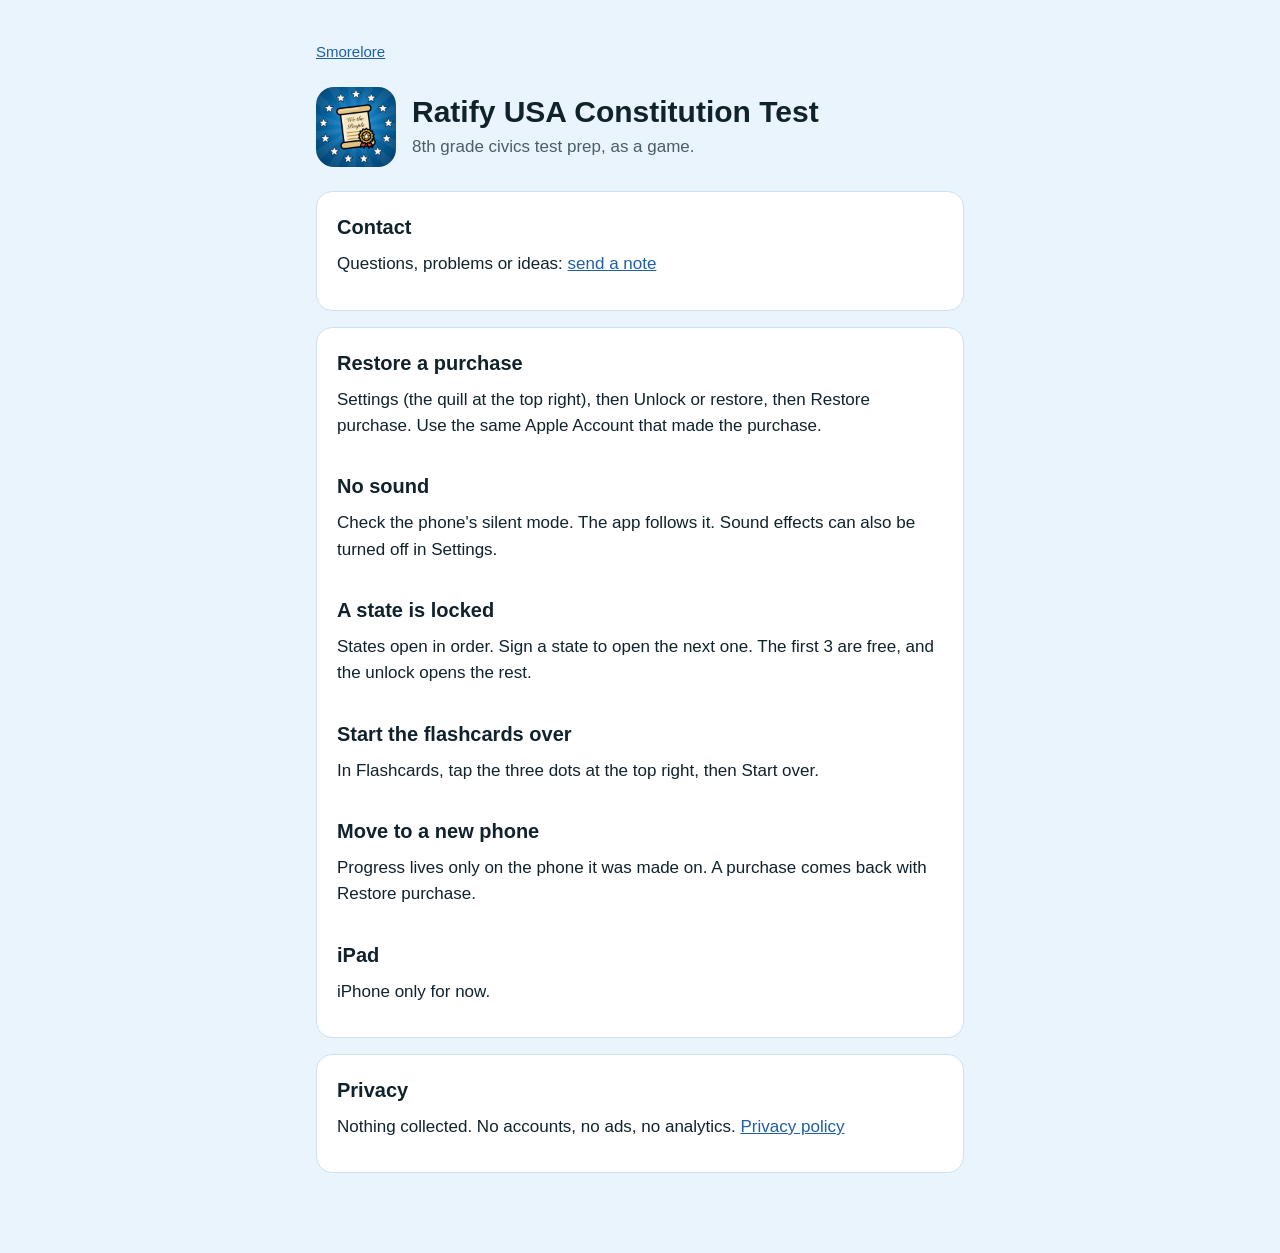
<file: ratify-usa/index.html>
<!doctype html>
<html lang="en">
<head>
  <meta charset="utf-8">
  <meta name="viewport" content="width=device-width, initial-scale=1">
  <title>Ratify USA Constitution Test Support</title>
  <link rel="stylesheet" href="/style.css">
</head>
<body>
<main>
  <nav><a href="/">Smorelore</a></nav>

  <div class="app">
    <img src="icon.png" alt="">
    <div>
      <h1>Ratify USA Constitution Test</h1>
      <p>8th grade civics test prep, as a game.</p>
    </div>
  </div>

  <div class="card">
    <h2>Contact</h2>
    <p>Questions, problems or ideas: <a href="https://docs.google.com/forms/d/e/1FAIpQLSeDryTAwgEJkOfuLf2vszHFgOmOL7uxedqvypeL0Zh-J4r86w/viewform?usp=pp_url&amp;entry.66976988=Ratify+USA">send a note</a></p>
  </div>

  <div class="card">
    <h2>Restore a purchase</h2>
    <p>Settings (the quill at the top right), then Unlock or restore, then Restore purchase. Use the same Apple Account that made the purchase.</p>

    <h2>No sound</h2>
    <p>Check the phone's silent mode. The app follows it. Sound effects can also be turned off in Settings.</p>

    <h2>A state is locked</h2>
    <p>States open in order. Sign a state to open the next one. The first 3 are free, and the unlock opens the rest.</p>

    <h2>Start the flashcards over</h2>
    <p>In Flashcards, tap the three dots at the top right, then Start over.</p>

    <h2>Move to a new phone</h2>
    <p>Progress lives only on the phone it was made on. A purchase comes back with Restore purchase.</p>

    <h2>iPad</h2>
    <p>iPhone only for now.</p>
  </div>

  <div class="card">
    <h2>Privacy</h2>
    <p>Nothing collected. No accounts, no ads, no analytics. <a href="privacy/">Privacy policy</a></p>
  </div>
</main>
</body>
</html>
</file>
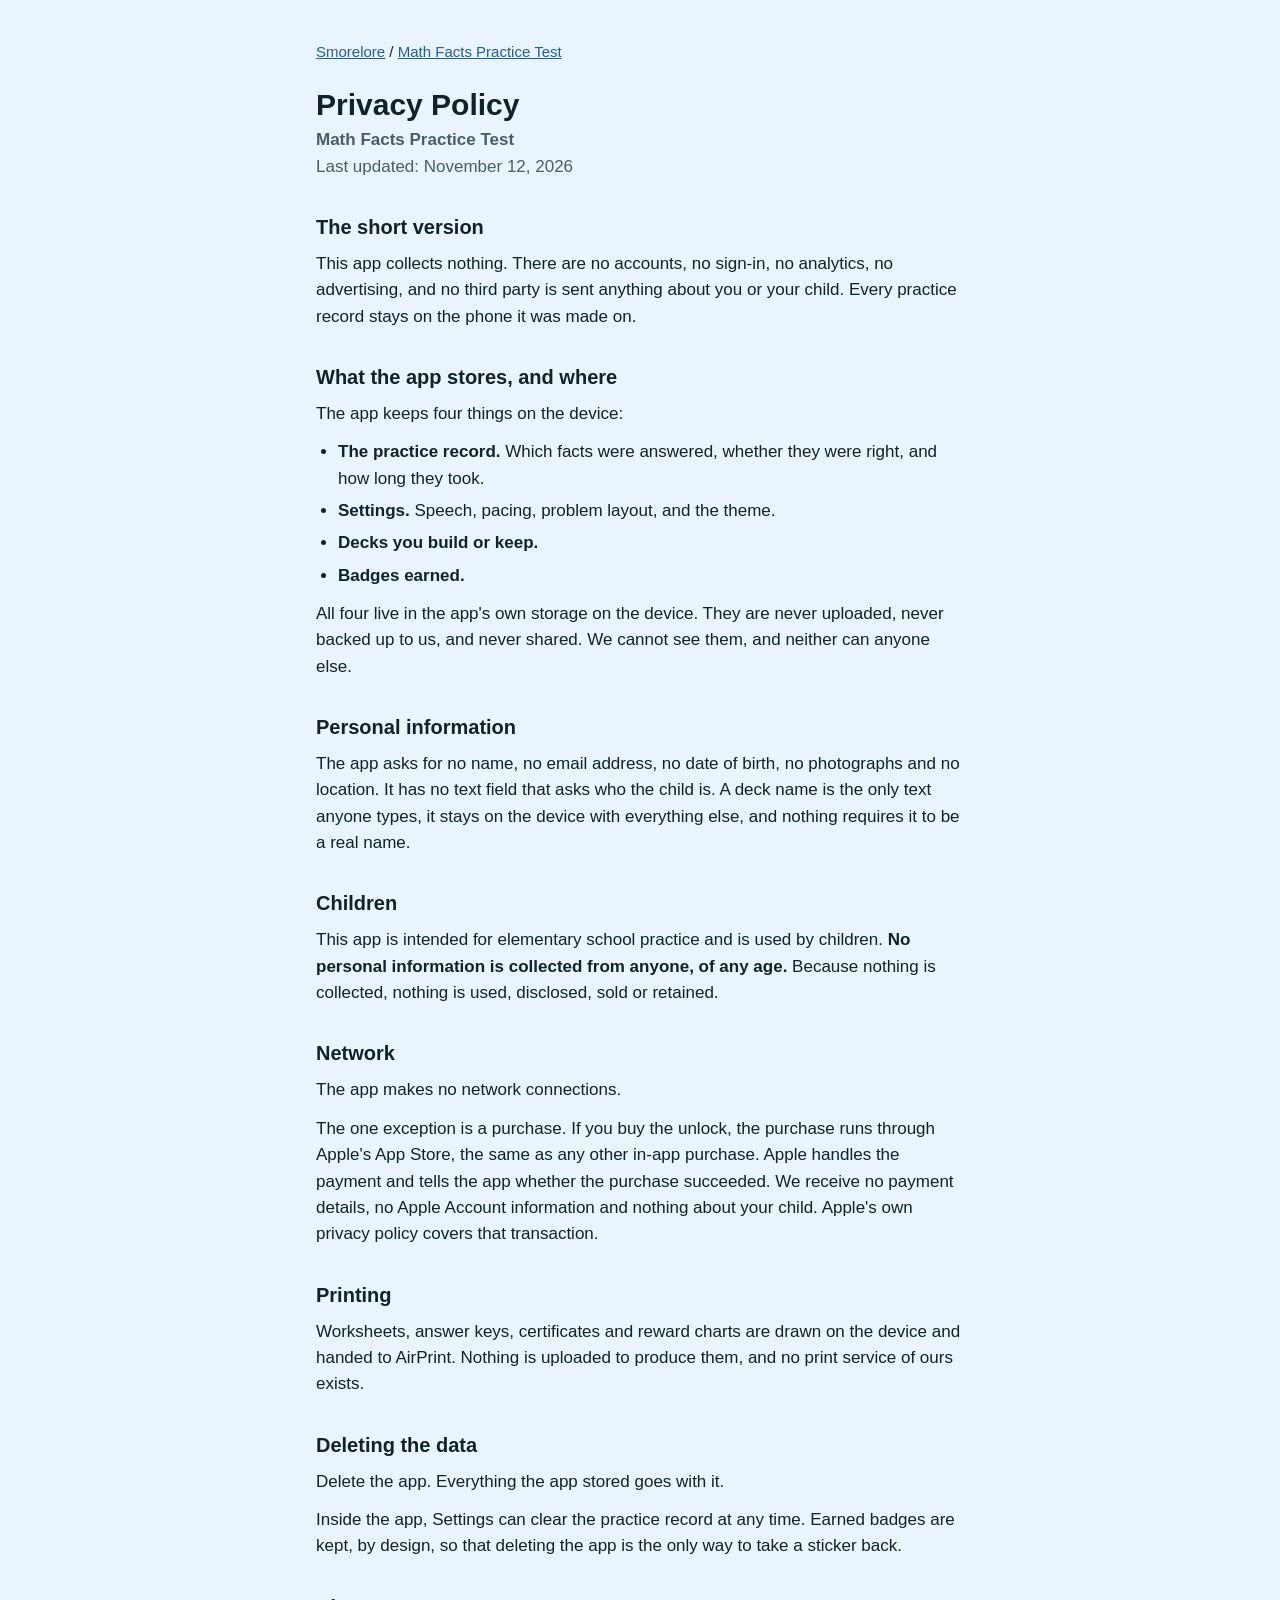
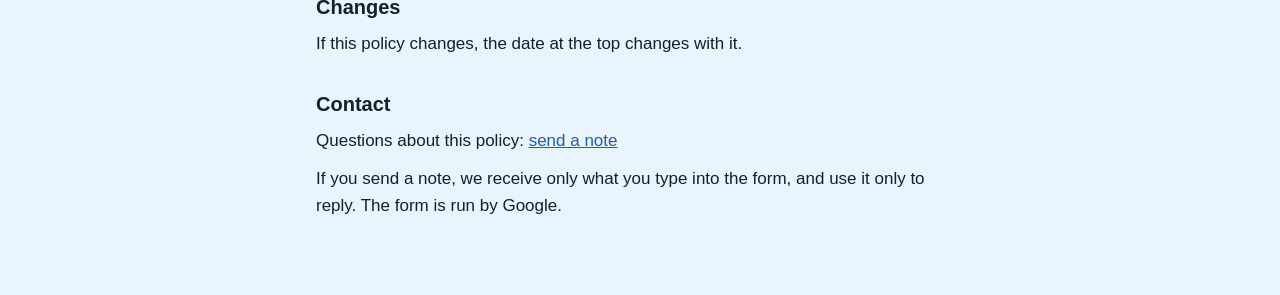
<file: math-facts/privacy/index.html>
<!doctype html>
<html lang="en">
<head>
  <meta charset="utf-8">
  <meta name="viewport" content="width=device-width, initial-scale=1">
  <title>Math Facts Privacy Policy</title>
  <link rel="stylesheet" href="/style.css">
</head>
<body>
<main>
  <nav><a href="/">Smorelore</a> / <a href="/math-facts/">Math Facts Practice Test</a></nav>

  <h1>Privacy Policy</h1>
  <p class="lede"><strong>Math Facts Practice Test</strong><br>Last updated: November 12, 2026</p>

  <h2>The short version</h2>
  <p>This app collects nothing. There are no accounts, no sign-in, no analytics, no
  advertising, and no third party is sent anything about you or your child. Every
  practice record stays on the phone it was made on.</p>

  <h2>What the app stores, and where</h2>
  <p>The app keeps four things on the device:</p>
  <ul>
    <li><strong>The practice record.</strong> Which facts were answered, whether they were right,
    and how long they took.</li>
    <li><strong>Settings.</strong> Speech, pacing, problem layout, and the theme.</li>
    <li><strong>Decks you build or keep.</strong></li>
    <li><strong>Badges earned.</strong></li>
  </ul>
  <p>All four live in the app's own storage on the device. They are never uploaded,
  never backed up to us, and never shared. We cannot see them, and neither can
  anyone else.</p>

  <h2>Personal information</h2>
  <p>The app asks for no name, no email address, no date of birth, no photographs and
  no location. It has no text field that asks who the child is. A deck name is the
  only text anyone types, it stays on the device with everything else, and nothing
  requires it to be a real name.</p>

  <h2>Children</h2>
  <p>This app is intended for elementary school practice and is used by children.
  <strong>No personal information is collected from anyone, of any age.</strong> Because
  nothing is collected, nothing is used, disclosed, sold or retained.</p>

  <h2>Network</h2>
  <p>The app makes no network connections.</p>
  <p>The one exception is a purchase. If you buy the unlock, the purchase runs
  through Apple's App Store, the same as any other in-app purchase. Apple handles
  the payment and tells the app whether the purchase succeeded. We receive no
  payment details, no Apple Account information and nothing about your child.
  Apple's own privacy policy covers that transaction.</p>

  <h2>Printing</h2>
  <p>Worksheets, answer keys, certificates and reward charts are drawn on the device
  and handed to AirPrint. Nothing is uploaded to produce them, and no print service
  of ours exists.</p>

  <h2>Deleting the data</h2>
  <p>Delete the app. Everything the app stored goes with it.</p>
  <p>Inside the app, Settings can clear the practice record at any time. Earned badges
  are kept, by design, so that deleting the app is the only way to take a sticker
  back.</p>

  <h2>Changes</h2>
  <p>If this policy changes, the date at the top changes with it.</p>

  <h2>Contact</h2>
  <p>Questions about this policy: <a href="https://docs.google.com/forms/d/e/1FAIpQLSeDryTAwgEJkOfuLf2vszHFgOmOL7uxedqvypeL0Zh-J4r86w/viewform?usp=pp_url&amp;entry.66976988=Math+Facts">send a note</a></p>
  <p>If you send a note, we receive only what you type into the form, and use it only to reply. The form is run by Google.</p>

</main>
</body>
</html>
</file>
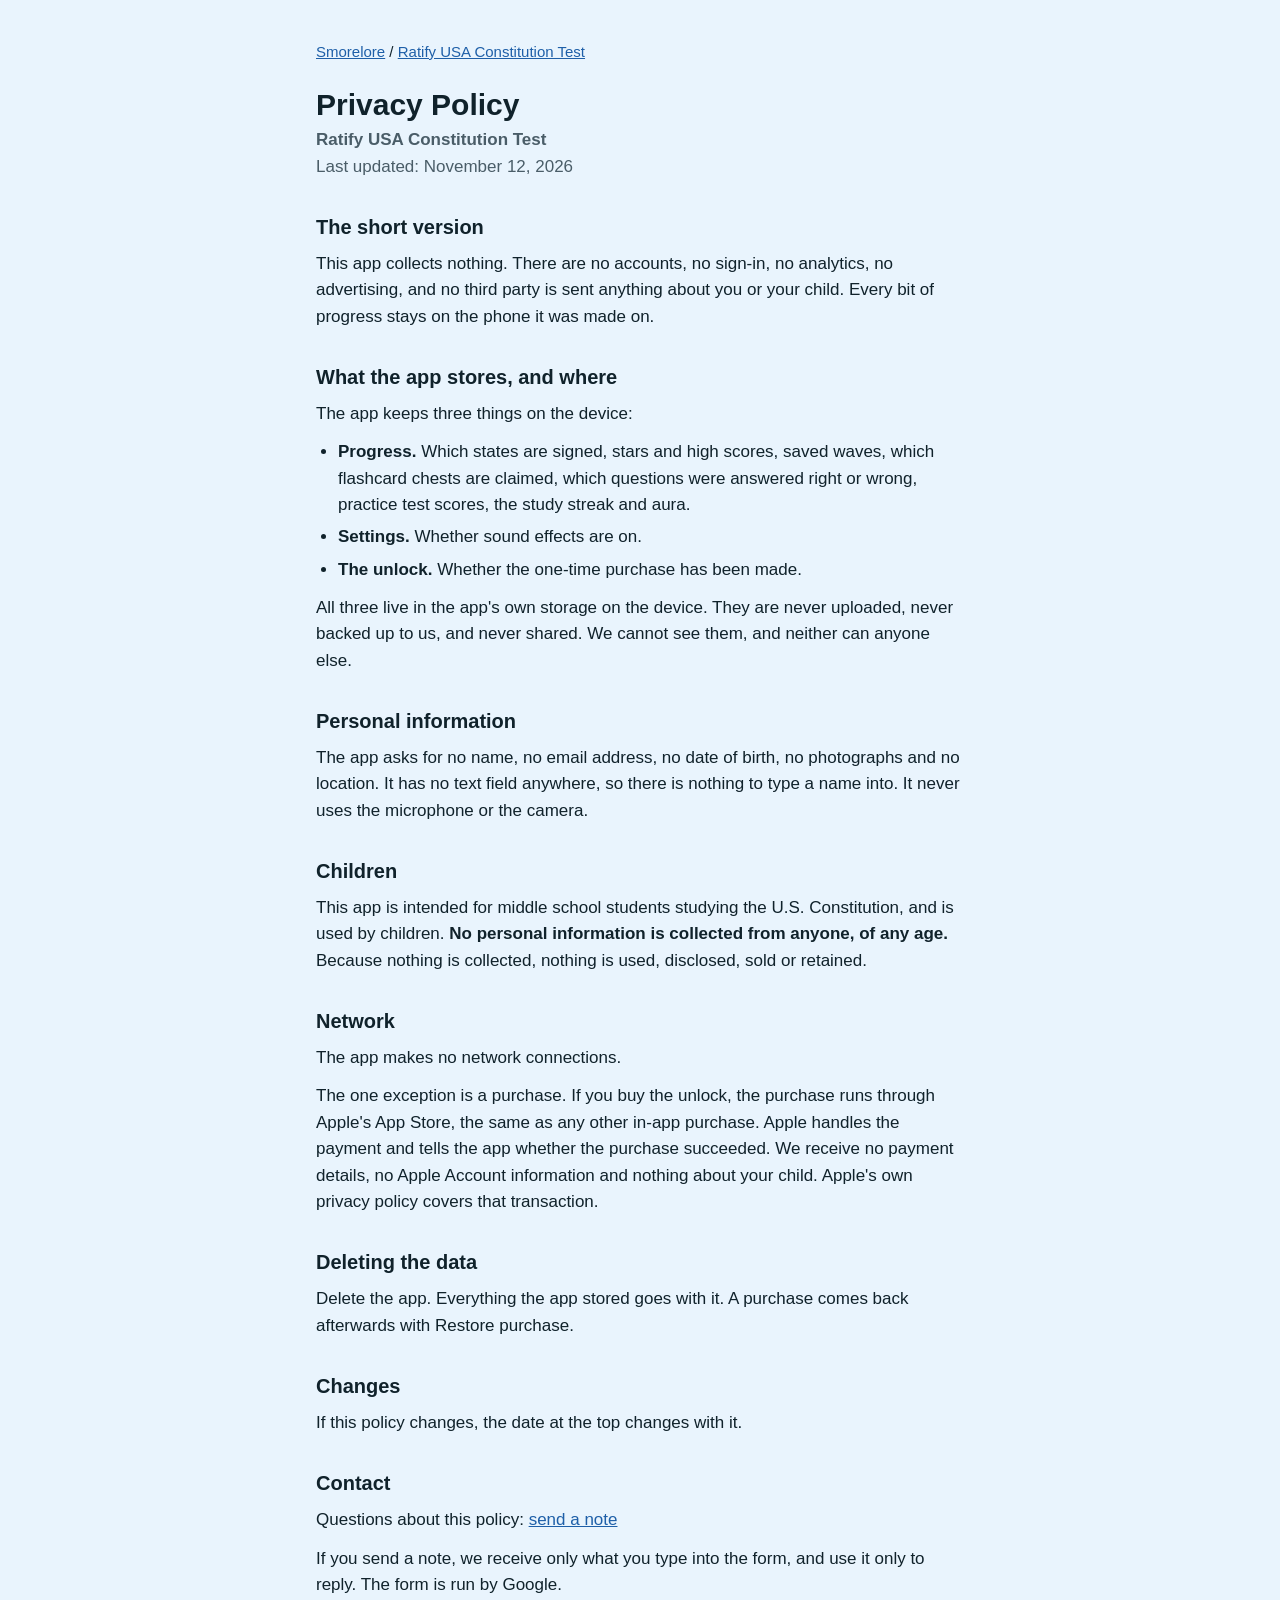
<file: ratify-usa/privacy/index.html>
<!doctype html>
<html lang="en">
<head>
  <meta charset="utf-8">
  <meta name="viewport" content="width=device-width, initial-scale=1">
  <title>Ratify USA Privacy Policy</title>
  <link rel="stylesheet" href="/style.css">
</head>
<body>
<main>
  <nav><a href="/">Smorelore</a> / <a href="/ratify-usa/">Ratify USA Constitution Test</a></nav>

  <h1>Privacy Policy</h1>
  <p class="lede"><strong>Ratify USA Constitution Test</strong><br>Last updated: November 12, 2026</p>

  <h2>The short version</h2>
  <p>This app collects nothing. There are no accounts, no sign-in, no analytics, no advertising, and no third party is sent anything about you or your child. Every bit of progress stays on the phone it was made on.</p>
  <h2>What the app stores, and where</h2>
  <p>The app keeps three things on the device:</p>
  <ul>
    <li><strong>Progress.</strong> Which states are signed, stars and high scores, saved waves, which flashcard chests are claimed, which questions were answered right or wrong, practice test scores, the study streak and aura.</li>
    <li><strong>Settings.</strong> Whether sound effects are on.</li>
    <li><strong>The unlock.</strong> Whether the one-time purchase has been made.</li>
  </ul>
  <p>All three live in the app's own storage on the device. They are never uploaded, never backed up to us, and never shared. We cannot see them, and neither can anyone else.</p>
  <h2>Personal information</h2>
  <p>The app asks for no name, no email address, no date of birth, no photographs and no location. It has no text field anywhere, so there is nothing to type a name into. It never uses the microphone or the camera.</p>
  <h2>Children</h2>
  <p>This app is intended for middle school students studying the U.S. Constitution, and is used by children. <strong>No personal information is collected from anyone, of any age.</strong> Because nothing is collected, nothing is used, disclosed, sold or retained.</p>
  <h2>Network</h2>
  <p>The app makes no network connections.</p>
  <p>The one exception is a purchase. If you buy the unlock, the purchase runs through Apple's App Store, the same as any other in-app purchase. Apple handles the payment and tells the app whether the purchase succeeded. We receive no payment details, no Apple Account information and nothing about your child. Apple's own privacy policy covers that transaction.</p>
  <h2>Deleting the data</h2>
  <p>Delete the app. Everything the app stored goes with it. A purchase comes back afterwards with Restore purchase.</p>
  <h2>Changes</h2>
  <p>If this policy changes, the date at the top changes with it.</p>
  <h2>Contact</h2>
  <p>Questions about this policy: <a href="https://docs.google.com/forms/d/e/1FAIpQLSeDryTAwgEJkOfuLf2vszHFgOmOL7uxedqvypeL0Zh-J4r86w/viewform?usp=pp_url&amp;entry.66976988=Ratify+USA">send a note</a></p>
  <p>If you send a note, we receive only what you type into the form, and use it only to reply. The form is run by Google.</p>

</main>
</body>
</html>
</file>
<file: style.css>
:root {
  --ground: #e9f4fd;
  --card: #ffffff;
  --ink: #10222b;
  --muted: #4a5d68;
  --rule: #cfe0ee;
  --accent: #1e5fa8;
}

@media (prefers-color-scheme: dark) {
  :root {
    --ground: #0f1a21;
    --card: #17242d;
    --ink: #e8f1f7;
    --muted: #a3b4bf;
    --rule: #2a3b47;
    --accent: #7db7f0;
  }
}

* { box-sizing: border-box; }

body {
  margin: 0;
  background: var(--ground);
  color: var(--ink);
  font: 17px/1.55 ui-rounded, -apple-system, BlinkMacSystemFont, "Segoe UI", Roboto, sans-serif;
  -webkit-text-size-adjust: 100%;
}

main {
  max-width: 680px;
  margin: 0 auto;
  padding: 40px 16px 64px;
}

a { color: var(--accent); }

h1 { font-size: 30px; line-height: 1.2; margin: 0 0 4px; }
h2 { font-size: 20px; margin: 32px 0 8px; }
p, ul { margin: 0 0 12px; }
ul { padding-left: 22px; }
li { margin-bottom: 6px; }

.lede { color: var(--muted); margin-bottom: 24px; }

.app {
  display: flex;
  align-items: center;
  gap: 16px;
  margin-bottom: 24px;
}
.app img {
  width: 80px;
  height: 80px;
  border-radius: 18px;
  flex: none;
}
.app p { margin: 0; color: var(--muted); }

.card {
  background: var(--card);
  border: 1px solid var(--rule);
  border-radius: 16px;
  padding: 20px;
  margin-bottom: 16px;
}
.card h2:first-child { margin-top: 0; }

nav { font-size: 15px; margin-bottom: 24px; }

footer {
  margin-top: 40px;
  font-size: 14px;
  color: var(--muted);
}
</file>
